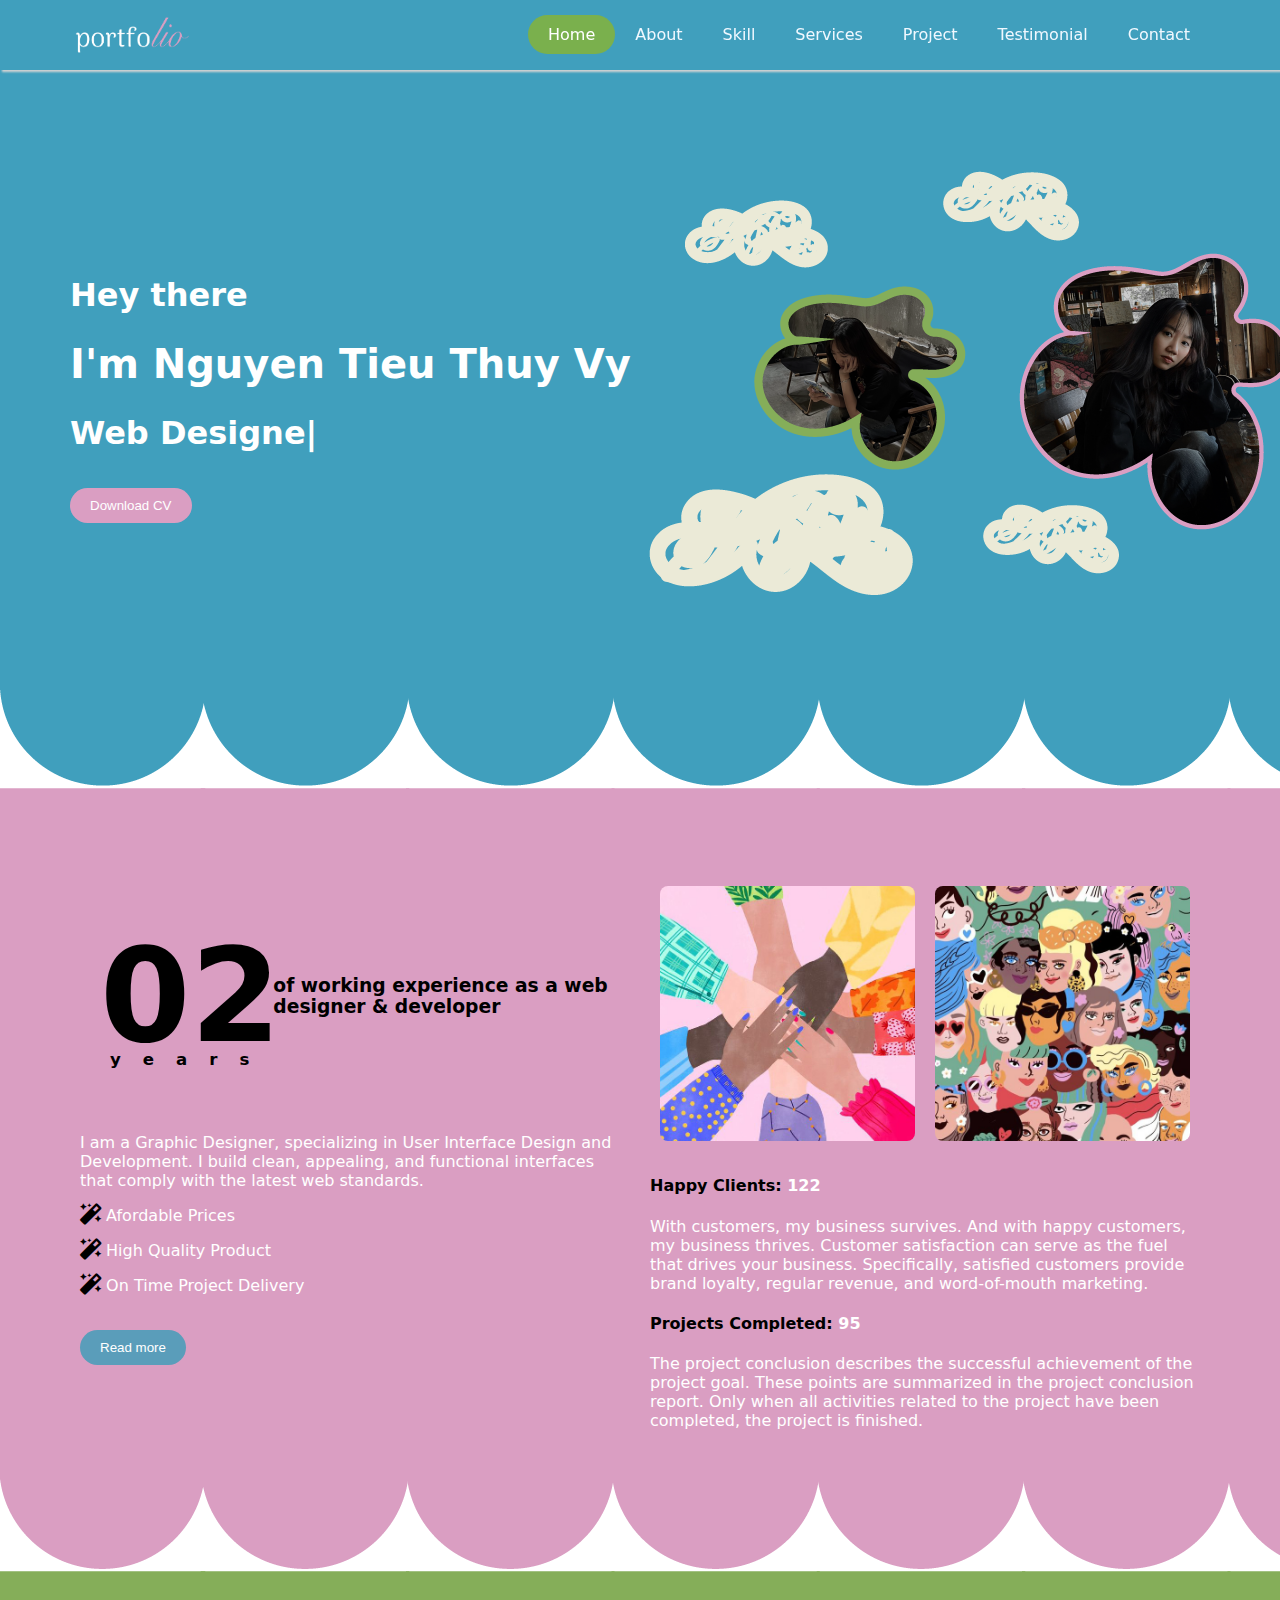
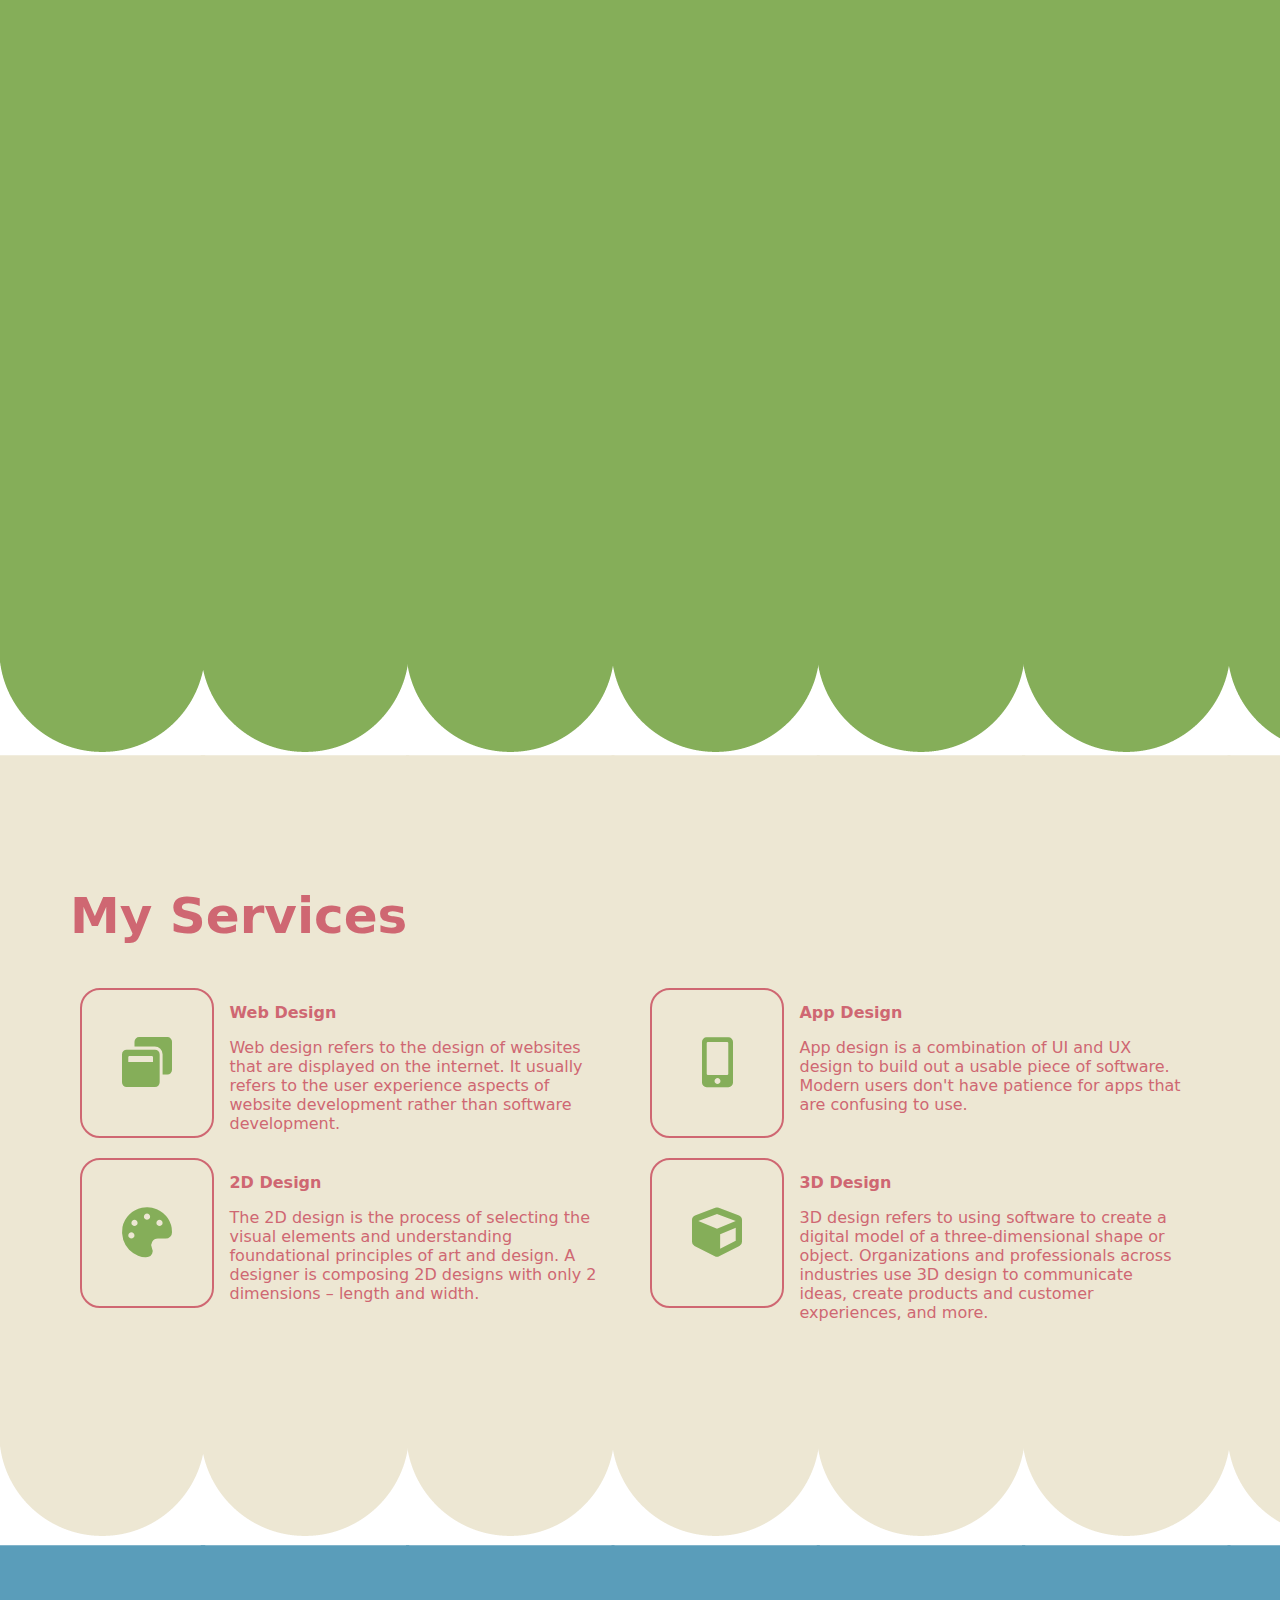
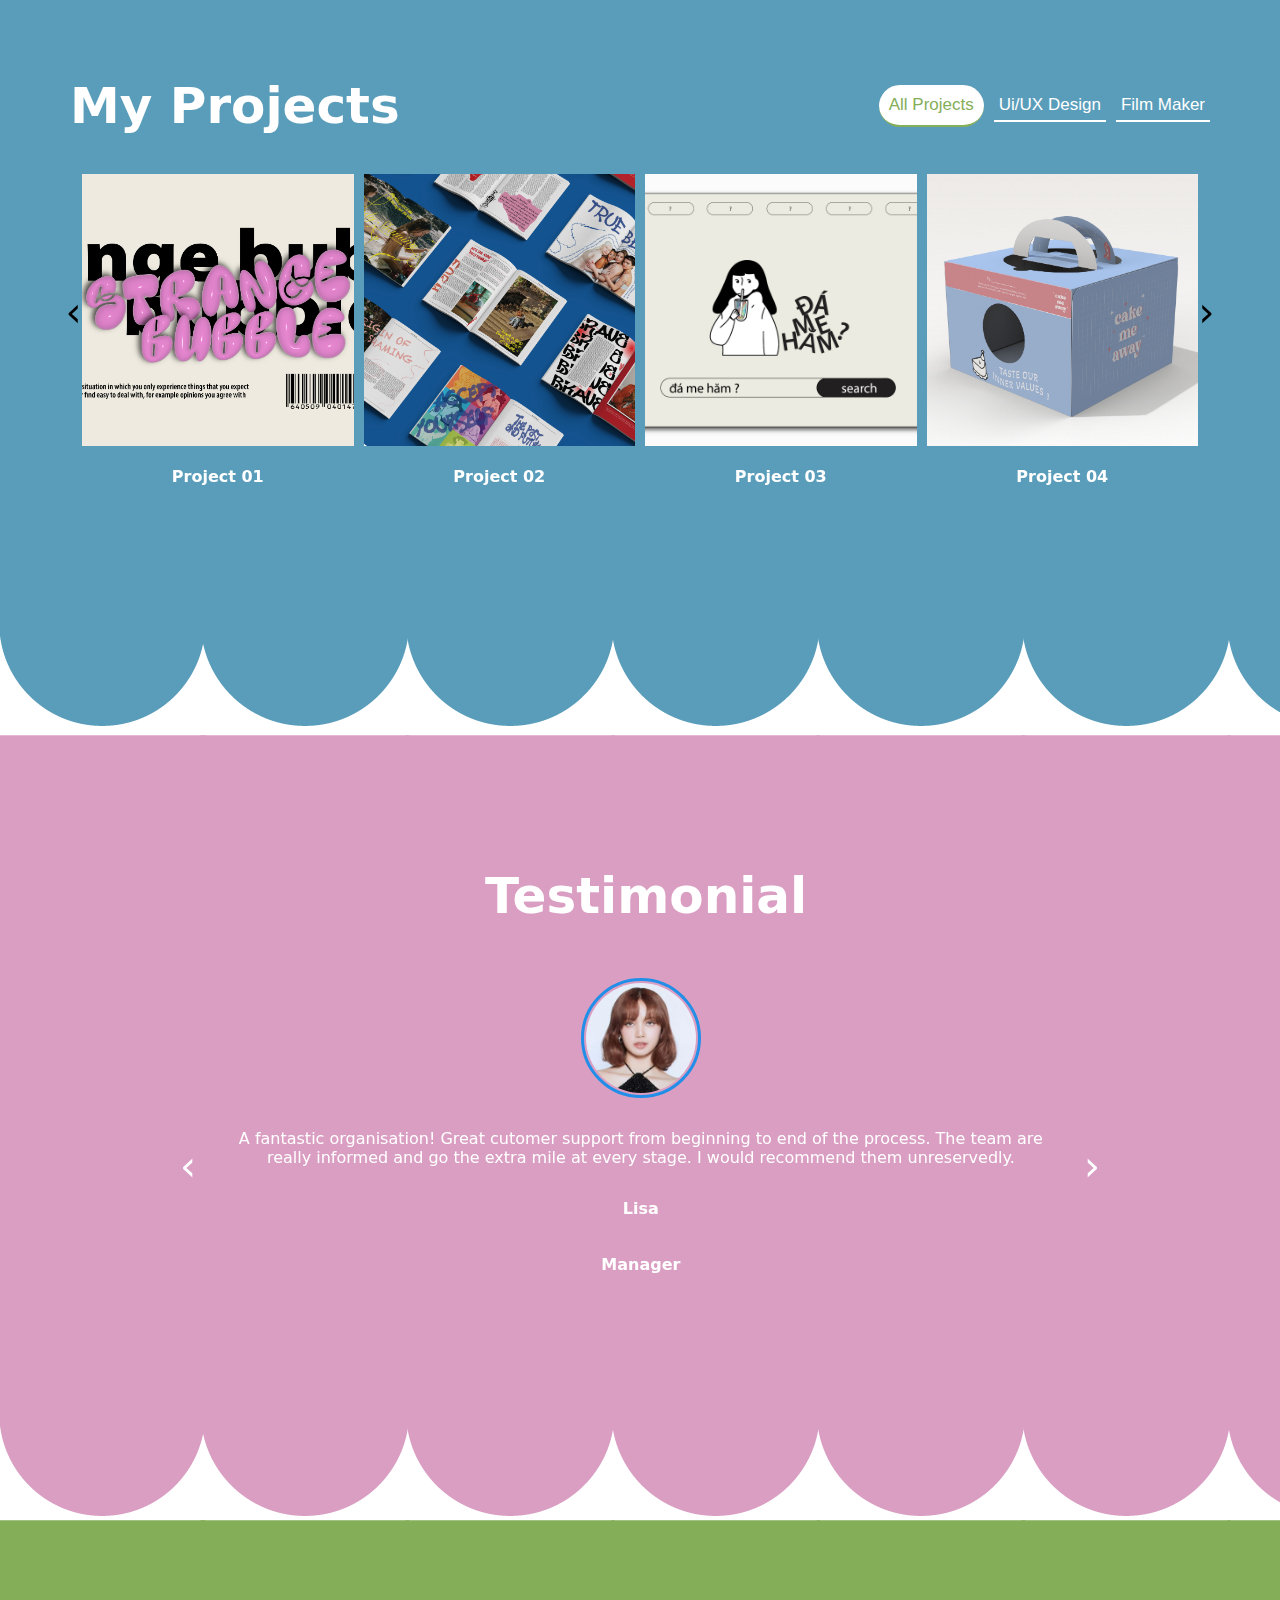
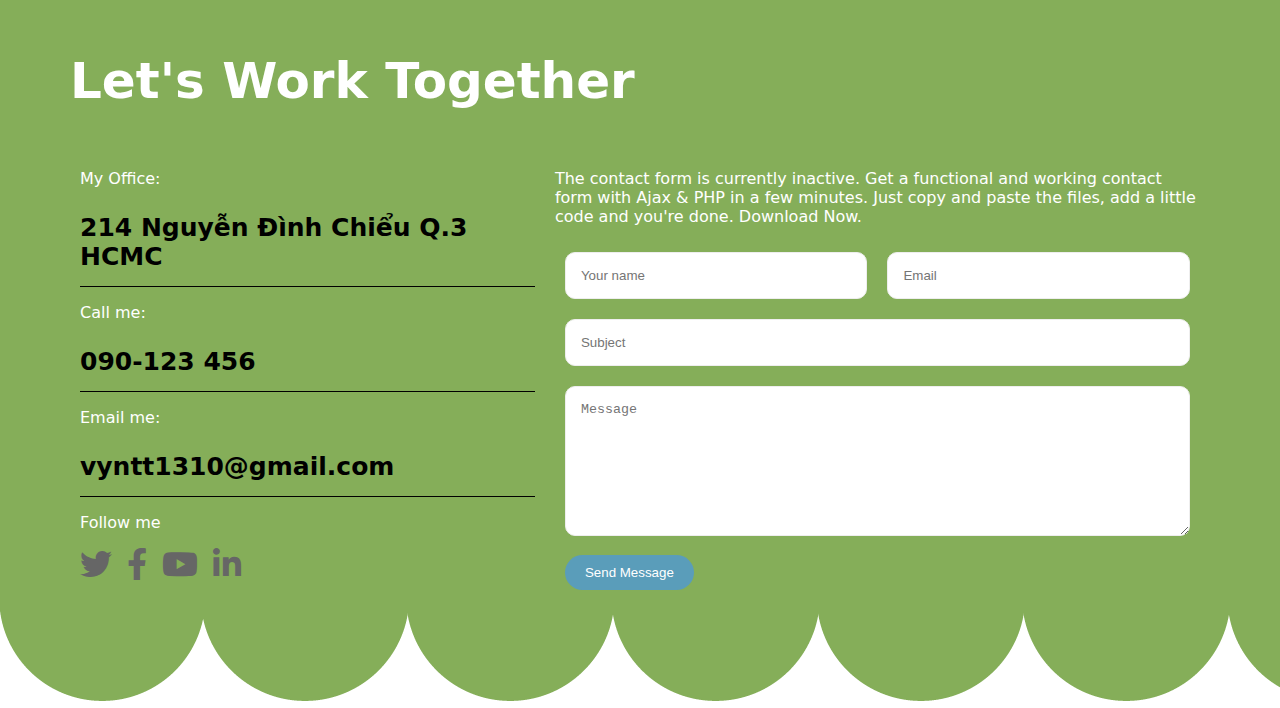
<file: index.html>
<!doctype html>
<html>
<head>
<meta charset="utf-8">
<title>Untitled Document</title>
<link rel="stylesheet" href="css/all.min.css">
<link rel="stylesheet" href="css/main.css">
<link rel="stylesheet" href="css/thu vien luoi.css">
<link rel="stylesheet" href="css/hover.css">
<link rel="stylesheet" href="css/jquery.fancybox.css">
<link rel="stylesheet" href="css/owl.carousel.css">
<link rel="stylesheet" href="css/owl.theme.default.css">
<link rel="stylesheet" href="css/animate.css">
<link rel="stylesheet" href="css/aos.css">
</head>

<body>
<div class="container-fluid">
<button type="button"
  class="btn btn-primary" id="btn-back-to-top"> <i class="fas fa-angle-up"></i> </button>
<header>
  <div class="container d-flex justify-content-between">
    <div class="logo"><div class="logo wow fad" data-wow-duratio="0.8s" data-wow-delay="0" data-wow-iteration="3" data-wow-offset="10"> <a href="#"><img src="img/logo-portfolio-01.png" alt=""></a></div></div>
    <div class="menu" id="main-menu">
      <ul>
        <li><a href="#home" class="menu-item active">Home</a></li>
        <li><a href="#about" class="menu-item">About</a></li>
        <li><a href="#skill" class="menu-item">Skill</a></li>
        <li><a href="#service" class="menu-item">Services</a></li>
        <li><a href="#project" class="menu-item">Project</a></li>
        <li><a href="#testimonial" class="menu-item">Testimonial</a></li>
        <li><a href="#contact" class="menu-item">Contact</a></li>
      </ul>
    </div>
  </div>
</header>
<section id="home" class="scrollspy wow slideInLeft" data-wow-duration="0.5s" data-wow-delay="0.5s" data-wow-iteration="1" data-wow-offset="10">
  <div class="container wow slideInDown" data-wow-duration="1s" data-wow-delay="1s" data-wow-iteration="1" data-wow-offset="10">
    <h1 class="pt-20">Hey there</h1>
    <h1 class="ten">I'm Nguyen Tieu Thuy Vy </h1>
    <h1><span class="element text-vang"></span></h1>
    <button type="button" class="btn-primary">Download CV</button>
  </div>
</section>
<section id="about" class="scrollspy">
  <div class="container">
    <div class="row">
      <div class="col-6 wow fadeInLeft" data-wow-duration="1s" data-wow-delay="0.3s" data-wow-iteration="1" data-wow-offset="10">
        <div class="row d-flex align-item">
          <div class="col-4">
            <div class="year"><br>
              <div class="so">02</div>
              <h5>years</h5>
            </div>
          </div>
          <div class="col-8">
            <h3 class="text-den">of working experience as a web designer & developer</h3>
          </div>
        </div>
        <p>I am a Graphic Designer,
specializing in User Interface
Design and Development. I build
clean, appealing, and functional
interfaces that comply with the
latest web standards.</p>
        <p> <i class="fas fa-magic fa-lg" style="color: black;"></i> Afordable Prices </p>
        <p> <i class="fas fa-magic fa-lg" style="color: black;"></i> High Quality Product</p>
        <p> <i class="fas fa-magic fa-lg" style="color: black;"></i> On Time Project Delivery</p> <br>
        <button type="button" class="btn-secondary">Read more</button>
      </div>
      <div class="col-6 wow fadeInRight" data-wow-duration="1s" data-wow-delay="0.5s" data-wow-iteration="1" data-wow-offset="10">
        <div class="row">
          <div class="col-6"><img src= "img/dd2429a3205c167f5bcb825bcc50ff21.jpeg" alt="" class="img-fluid bo-goc"></div>
          <div class="col-6"> <img src= "img/8f9f0983daf798bd93e4fa9da88734c5.jpeg" alt="" class="img-fluid bo-goc"> </div>
        </div>
        <h4 class="text-den">Happy Clients: <span class="counter text-do" data-counter-time="2000" data-counter-delay="10"> 122 </span> </h4>
        <p>With customers, my business survives. And with happy customers, my business thrives.

Customer satisfaction can serve as the fuel that drives your business. Specifically, satisfied customers provide brand loyalty, regular revenue, and word-of-mouth marketing.</p>
        <h4 class="text-den">Projects Completed: <span class="counter text-do" data-counter-time="1000" data-counter-delay="10"> 95 </span></h4>
        <p>The project conclusion describes the successful achievement of the project goal. These points are summarized in the project conclusion report. Only when all activities related to the project have been completed, the project is finished.</p>
      </div>
    </div>
  </div>
</section>
<section id="skill" class="scrollspy">
  <div class="container">
    <div class="row">
      <div class="col-6" data-aos="fade-right" data-aos-delay="300"
     data-aos-offset="0" data-aos-duration="1000">
        <h1 class="tieu-de hvr-underline-from-center">Skills & Experience</h1>
        <p>Here are my powerful personal skills, which are closely related to my characteristics or personal traits. They define the way I interact with other people in the workplace and are vital in most lines of work.</p>
        <h3 class="text-trang">My Skill</h3>  
		  <div class="row">
          <div class="col-6">
            <p class="d-flex justify-content-between mb-1"><strong>Html</strong> <strong>60%</strong></p>
            <div class="progress">
              <div class="bar" data-aos="fade-right" data-aos-delay="1000"
     data-aos-offset="0" data-aos-duration="1000" style="background-color: #5a9dba; width: 60%"></div>
            </div>
            <p class="d-flex justify-content-between mb-1"><b>App design</b> <b>80%</b></p>
            <div class="progress">
              <div class="bar" data-aos="fade-right" data-aos-delay="1000"
     data-aos-offset="0" data-aos-duration="1000" style="background-color: #CF6772;width: 80%"></div>
            </div>
            <p class="d-flex justify-content-between mb-1"><b>Web</b> <b>85%</b></p>
            <div class="progress">
              <div class="bar" data-aos="fade-right" data-aos-delay="1000"
     data-aos-offset="0" data-aos-duration="1000" style="background-color: #e5d170;width: 85%"></div>
            </div>
          </div>
          <div class="col-6">
            <p class="d-flex justify-content-between mb-1" ><b>Wordpress</b> <b>70%</b></p>
            <div class="progress">
              <div class="bar" data-aos="fade-right" data-aos-delay="1000"
     data-aos-offset="0" data-aos-duration="1000" style="background-color: #CF6772;width: 70%"></div>
            </div>
            <p class="d-flex justify-content-between mb-1"><b>Javascript</b> <b>65%</b></p>
            <div class="progress">
              <div class="bar" data-aos="fade-right" data-aos-delay="1000"
     data-aos-offset="0" data-aos-duration="1000" style="background-color: #e5d170;width: 65%"></div>
            </div>
            <p class="d-flex justify-content-between mb-1"><b>Css</b> <b>75%</b></p>
            <div class="progress">
              <div class="bar" data-aos="fade-right" data-aos-delay="1000"
     data-aos-offset="0" data-aos-duration="1000" style="background-color: #5a9dba;width: 75%"></div>
            </div>
          </div>
        </div>
      </div>
      <div class="col-6" data-aos="fade-left" data-aos-delay="300"
     data-aos-offset="0" data-aos-duration="1000">
        <div class="tab">
          <button class="tablinks" onclick="openCity(event, 'experience')" id="defaultOpen">Experience</button>
          <button class="tablinks" onclick="openCity(event, 'education')">Education</button>
        </div>
        <div id="experience" class="tabcontent">
          <div class="row">
            <div class="col-6">
              <h4 class="text-hong">Sale</h4>
              <p>2021 - 2022</p>
              <p>ABC Company</p>
              <h4 class="text-xanh">Marketing</h4>
              <p>2021 - 2022</p>
              <p>ABC Company</p>
            </div>
            <div class="col-6">
              <h4 class="text-xanh">App Designer</h4>
              <p>2021 - 2022</p>
              <p>ABC Company</p>
              <h4 class="text-hong">Wordpress</h4>
              <p>2021 - 2022</p>
              <p>ABC Company</p>
            </div>
          </div>
        </div>
        <div id="education" class="tabcontent">
          <div class="row">
            <div class="col-6">
              <h4 class="text-den">HTML</h4>
              <p>2021 - 2022</p>
              <p>Arena Multimedia</p>
              <h4 class="text-den">Film Maker</h4>
              <p>2021 - 2022</p>
              <p>Arena Multimedia</p>
            </div>
            <div class="col-6">
              <h4 class="text-den">Web Designer</h4>
              <p>2021 - 2022</p>
              <p>Arena Multimedia</p>
              <h4 class="text-den">Wordpress</h4>
              <p>2021 - 2022</p>
              <p>Arena Multimedia</p>
            </div>
          </div>
        </div>
      </div>
    </div>
  </div>
</section>
<section id="service" class="scrollspy">
  <div class="container">
    <h1 class="tieu-dee hvr-underline-from-center">My Services</h1>
    <div class="row">
      <div class="col-6">
        <div class="service">
          <div class="service-icon"> <i class="fas fa-window-restore fa-lg" style="color: #85AE59;"></i> </div>
          <div class="service-text"> <b>Web Design</b>
            <p>Web design refers to the design of websites that are displayed on the internet. It usually refers to the user experience aspects of website development rather than software development. </p>
          </div>
        </div>
      </div>
      <div class="col-6">
        <div class="service">
          <div class="service-icon"> <i class="fas fa-mobile-alt fa-lg" style="color: #85AE59;"></i> </div>
          <div class="service-text"> <b>App Design</b>
            <p>App design is a combination of UI and UX design to build out a usable piece of software. Modern users don't have patience for apps that are confusing to use. </p>
          </div>
        </div>
      </div>
      <div class="col-6">
        <div class="service">
          <div class="service-icon"> <i class="fas fa-palette fa-lg" style="color: #85AE59;"></i> </div>
          <div class="service-text "> <b>2D Design</b>
            <p>The 2D design is the process of selecting the visual elements and understanding foundational principles of art and design. A designer is composing 2D designs with only 2 dimensions – length and width.</p>
          </div>
        </div>
      </div>
      <div class="col-6">
        <div class="service">
          <div class="service-icon"> <i class="fas fa-cube fa-lg" style="color: #85AE59;"></i> </div>
          <div class="service-text"> <b>3D Design</b>
            <p>3D design refers to using software to create a digital model of a three-dimensional shape or object. Organizations and professionals across industries use 3D design to communicate ideas, create products and customer experiences, and more.</p>
          </div>
        </div>
      </div>
    </div>
  </div>
</section>
<section id="project" class="scrollspy">
  <div class="container">
    <div class="d-flex justify-content-between align-item">
      <h1 class="tieu-de hvr-underline-from-center">My Projects</h1>
      <div class="tab2">
        <button class="tablinks2" onclick="openCity2(event, 'all')" id="defaultOpen2">All Projects</button>
        <button class="tablinks2" onclick="openCity2(event, 'ui')">Ui/UX Design</button>
        <button class="tablinks2" onclick="openCity2(event, 'clip')">Film Maker</button>
      </div>
    </div>
    <div id="all" class="tabcontent2">
      <div class="owl-carousel owl-theme" id="gallery" >
        <div class="item"> <a href= "img/(1).jpg" data-fancybox="images" data-caption="Hinh 01" > <img src= "img/(1).jpg" class="img-fluid" /> </a>
          <h4 class="text-center">Project 01</h4>
        </div>
        <div class="item"> <a href= "img/(2).jpg" data-fancybox="images" data-caption="Hinh 01" > <img src= "img/(2).jpg" class="img-fluid" /> </a>
          <h4 class="text-center">Project 02</h4>
        </div>
        <div class="item"> <a href= "img/(5).jpg" data-fancybox="images" data-caption="Hinh 01" > <img src= "img/(3).jpg" class="img-fluid" /> </a>
          <h4 class="text-center">Project 03</h4>
        </div>
        <div class="item"> <a data-fancybox="images" data-width="1280" data-height="720" href= "img/production_id_5151847 (720p).mp4"> <img src= "img/(6).jpg" alt="" class="img-fluid"> </a>
          <h4 class="text-center">Project 04</h4>
        </div>
        <div class="item"> <a data-fancybox="images" data-width="1280" data-height="720" href= "img/pexels-artem-podrez-6824325 (2160p).mp4"> <img src= "img/(7).jpg" alt="" class="img-fluid"> </a>
          <h4 class="text-center">Project 05</h4>
        </div>
        <div class="item"> <a data-fancybox="images" data-width="1280" data-height="720" href= "img/pexels-george-morina-5688492 (1080p).mp4"> <img src= "img/(5).jpg" alt="" class="img-fluid"> </a>
          <h4 class="text-center">Clip 03</h4>
        </div>
      </div>
    </div>
    <div id="ui" class="tabcontent2">
      <div class="row">
        <div class="col-4"> <a href= "img/(5).jpg" data-fancybox="image" data-caption="Hinh 01" > <img src= "img/(5).jpg" class="img-fluid" /> </a>
          <h4 class="text-center">Quang cao 01</h4>
        </div>
        <div class="col-4"> <a href= "img/(8).jpg" data-fancybox="image" data-caption="chú thích cho ảnh 02" > <img src= "img/(8).jpg" class="img-fluid" /> </a>
          <h4 class="text-center">Quang cao 02</h4>
        </div>
        <div class="col-4"> <a href= "img/(2).jpg" data-fancybox="image" data-caption="chú thích cho ảnh 03" > <img src= "img/(2).jpg" class="img-fluid" /> </a>
          <h4 class="text-center">Quang cao 03</h4>
        </div>
      </div>
    </div>
    <div id="clip" class="tabcontent2">
      <div class="row">
        <div class="col-4"> <a data-fancybox data-width="1280" data-height="720" href= "img/production_id_5151847 (720p).mp4"> <img src= "img/(1).jpg" alt="" class="img-fluid"> </a> </div>
        <div class="col-4"> <a data-fancybox data-width="1280" data-height="720" href= "img/pexels-artem-podrez-6824325 (2160p).mp4"> <img src= "img/(7).jpg" alt="" class="img-fluid"> </a> </div>
        <div class="col-4"> <a data-fancybox data-width="1280" data-height="720" href= "img/pexels-george-morina-5688492 (1080p).mp4"> <img src= "img/(5).jpg" alt="" class="img-fluid"> </a> </div>
      </div>
    </div>
  </div>
</section>
<section id="testimonial" class="scrollspy">
  <div class="container">
    <h1 class="tieu-deee hvr-underline-from-center">Testimonial</h1>
    <div class="row d-flex justify-content-center">
      <div class="col-10">
        <div class="owl-carousel owl-theme" id="cam-nhan">
          <div class="item">
            <div class="client"> <img src= "img/C1.jpg" alt="" class="vien">
              <p class="pt-15">A fantastic organisation! Great cutomer support from beginning to end of the process. The team are really informed and go the extra mile at every stage. I would recommend them unreservedly.</p>
              <p><b>Lisa</b></p>
              <h4>Manager</h4>
            </div>
          </div>
          <div class="item">
            <div class="client"> <img src= "img/C2.jpg" alt="" class="vien">
              <p class="pt-15">Great service, efficient communication and a really easy way to get a mortgage with lots of help and support to get the right deal.</p>
              <p><b>Jenny</b></p>
              <h4>Lawyer</h4>
            </div>
          </div>
          <div class="item">
            <div class="client"> <img src= "img/C3.jpg" alt="" class="vien">
              <p class="pt-15">We were provided excellent customer service. All responses were prompt and professional. Clearly, the upfront statement on our policy stated it was limited which told us that our preliminary research was not well thought out.</p>
              <p><b>Rose</b></p>
              <h4>Doctor</h4>
            </div>
          </div>
        </div>
      </div>
    </div>
  </div>
</section>
<section id="contact" class="scrollspy">
  <div class="container">
    <h1 class="tieu-de hvr-underline-from-center">Let's Work Together</h1>
    <div class="row">
      <div class="col-5">
        <p>My Office:</p>
        <p class="text-den f-25 chan">214 Nguyễn Đình Chiểu Q.3 HCMC</p>
        <p>Call me:</p>
        <p class="text-den f-25 chan">090-123 456</p>
        <p>Email me:</p>
        <p class="text-den f-25 chan"> vyntt1310@gmail.com</p>
        <p>Follow me</p>
        <a href="#"><i class="fab fa-twitter fa-2x mr-10"></i></a> <a href="#"><i class="fab fa-facebook-f fa-2x mr-10"></i></a> <a href="#"><i class="fab fa-youtube fa-2x mr-10"></i></a> <a href="#"><i class="fab fa-linkedin-in fa-2x"></i></a> </div>
      <div class="col-7">
        <p>The contact form is currently inactive. Get a functional and working contact form with Ajax & PHP in a few minutes. Just copy and paste the files, add a little code and you're done. Download Now.</p>
        <form>
          <div class="row">
            <div class="col-6">
              <input type="text" placeholder="Your name" class="form-control">
            </div>
            <div class="col-6">
              <input type="email" placeholder="Email" class="form-control">
            </div>
            <div class="col-12">
              <input type="text" placeholder="Subject" class="form-control">
            </div>
            <div class="col-12">
              <textarea placeholder="Message" class="form-control" style="height: 150px; margin-bottom: 15px"></textarea>
              <button type="submit" class="btn-secondary ">Send Message</button>
            </div>
          </div>
        </form>
      </div>
    </div>
  </div>
</section></div>
<script src="js/jquery-3.6.0.min.js"></script> 
<script src="js/typed.js"></script> 
<script src="js/typing-control.js"></script> 
<script src="js/simple-scrollspy.min.js"></script> 
<script src="js/simple-scrollspy.js"></script> 
<script src="js/jquery.waypoints.min.js"></script> 
<script src="js/jquery.countup.js"></script> 
<script src="js/backtotop.js"></script> 
<script src="js/tab.js"></script> 
<script src="js/jquery.fancybox.min.js"></script> 
<script src="js/owl.carousel.js"></script> 
<script src="js/control-slider.js"></script>
<script src="js/wow.js"></script>
<script src="js/aos.js"></script>
<script src="js/custom-wow.js"></script>
</body>
</html>
</file>
<file: css/main.css>
@charset "utf-8";
/* CSS Document */
body{
	font-family: Segoe, "Segoe UI", "DejaVu Sans", "Trebuchet MS", Verdana, "sans-serif";font-size: 16px;color: white;margin: 0;
}
header{
	width: 100%;height: 70px;background-color: #409fbd;box-shadow: 2px 2px 2px lightgray;position: fixed;left: 0;top: 0;z-index: 100
}
.container-fluid{
	width: 100%;
	padding-top: 5px;
	background-color: white;
}
.logo img{
	width: 125px;
	padding: 5px
}
.menu{
	padding-top: 25px
}
.menu ul{
	margin: 0;padding: 0;list-style: none;display: flex
}
.menu ul li a{
	padding: 10px 20px;border-radius: 20px;
	color: aliceblue;
}
.menu ul li a:hover{
	background-color: white;color: #7ab04d; 
}
.menu ul li a.active{
	background-color: #7ab04d; color: white;
}
#home{
	width: 100%;min-height: 781px;padding-top: 100px;background: url("../img/bg-blue-01.png");background-repeat: no-repeat;background-position: left top, right bottom;
}
.ten{
	font-size: 40px;color: white
}
#about{
	width: 100%;min-height: 783px;padding-top: 80px; background: url( "../img/bg-pink-01.png");background-repeat: no-repeat;background-position: left top, right bottom;
}
#about .year{
	width: 100%;color: black;padding: 10px; font-size: 20px
}
#about .so{
	height: 130px;font-size: 130px;font-weight: bold; color:black;
}
#about .year h5{
	margin-top: 0;letter-spacing: 22px;padding-left: 10px; 
}
#skill{
	width: 100%;min-height: 784px;padding-top: 90px; background: url("../img/bg-green-01.png")
}
.progress{
	width: 100%;height: 7px;line-height: 7px;background-color:#DCDCDC;border-radius: 10px; overflow: hidden
}
.bar{
	height: 7px;border-radius: 10px;color: white
}
#service{
	width: 100%;min-height: 790px;padding-top: 100px; background: url( "../img/bg-be-01.png")
}
#service .service{
	width: 100%;min-height: 150px;display: flex
}
#service .service-icon{
	height: 150px;width: 180px;border: 2px solid #CF6772; border-radius: 20px; display: flex;justify-content: center;align-items: center
}
#service .service-icon i{
	font-size: 50px;transition: all 0.5s
}
#service .service:hover .service-icon i{
	font-size: 65px
}
#service .service:hover .service-icon img{
	width: 70px; 
}
#service .service-text{
	width: 100%;height: 150px;padding: 15px;transition:  all 0.8s; border-radius: 30px; color: #CF6772
}
#service .service:hover .service-text{
	background-color: #CF6772;color: white; border-radius: 20px
}

#project{
	width: 100%;min-height: 790px;padding-top: 100px; background: url( "../img/bg-bl-01.png")
}
/* Style the tab */
#project .tab2 {
  overflow: hidden;
}
/* Style the buttons inside the tab */
#project .tab2 button {
background: none;
  border: none;
  outline: none;
  cursor: pointer;
  padding: 5px;
  transition: 0.3s;
  font-size: 17px;
	border-bottom: 2px solid #ffffff;margin-left: 5px;color:#ffffff
}
/* Change background color of buttons on hover */
#project .tab2 button:hover {
 color: #CF6772;border-bottom: 2px solid #CF6772; border-radius: 25px; background: white; padding: 10px
}
/* Create an active/current tablink class */
#project .tab2 button.active {
color: #85AE59;border-bottom: 2px solid #85AE59; border-radius: 25px; background: white; padding: 10px 
}

/* Style the tab content */
#project .tabcontent2 {
  display: none;
  padding: 6px 12px;
  border-top: none;
}

#gallery .owl-nav { position:absolute; left:0px; top:30%; width:100%; }
#gallery .owl-nav [class*='owl-'] {
	font-size:40px;  color: black;width: 40px; 
}

#gallery .owl-nav .owl-next{ position:absolute; right:-3%;}
#gallery .owl-nav .owl-prev{ position:absolute; left:-3%;}
#gallery .owl-nav [class*='owl-']:hover {
      background:none;
      color:#F38889;
      text-decoration: none; 
}

#testimonial{
	width: 100%;min-height: 785px;padding-top: 100px;background: url("../img/bg-pink-01.png");
}
#testimonial .client{
	text-align: center;display: flex;flex-direction: column;justify-content: center;align-items: center;padding: 10px 40px
}
#testimonial .client img{
	width: 120px;height:120px;border-radius: 50%
}
.vien{
	border: 3px solid #218EE8;padding: 2px;
}
#cam-nhan .owl-nav { position:absolute; left:0px; top:45%; width:100%; }
#cam-nhan .owl-nav [class*='owl-'] {
	font-size:40px; /*background:rgba(255,255,255,.5);border:1px solid #fff; */ color: #fff
}

#cam-nhan .owl-nav .owl-next{ position:absolute; right:0%;}
#cam-nhan .owl-nav .owl-prev{ position:absolute; left:0%;}
#cam-nhan .owl-nav [class*='owl-']:hover {
      background:none;border: none;
      color:#F45A85;
      text-decoration: none; }

#contact{
	width: 100%;min-height: 790px;padding-top: 100px; background: url("../img/bg-green-01.png")
}
#btn-back-to-top {
  position: fixed;
  bottom: 20px;
  right: 20px;
  display: none;
}
.text-vang{
	color: white
}
.text-hong{
	color: #CF6772;
	font-size: 25px
}
.text-xanh{
	color: #5a9dba;
	font-size: 25px
}
.text-den{
   color:black;
}
.text-trang{
	color:white;
	font-size: 40px;
}
.bo-goc{
	border-radius: 8px
}
.text-do{
	color: white;
}
.tieu-de{
	font-size: 50px;color: white
}
.tieu-dee{
	font-size: 50px;color: #CF6772
}
.tieu-deee {
	font-size: 50px;color: white; align-content: center; justify-content: center; margin-left: 415px
}
/*===tab html css===*/
/* Style the tab */
.tab {
  overflow: hidden;
  border: 1px solid #9108F8;
  border-radius: 7px;display: flex;padding: 4px;
}
/* Style the buttons inside the tab */
.tab button {
 width: 50%;
  border: none;
  outline: none;
  cursor: pointer;
  padding: 14px 16px;
  transition: 0.3s;
  font-size: 17px;
background: none;
}
/* Change background color of buttons on hover */
.tab button:hover {
  background-color: #5a9dba;color: white;border-radius: 7px
}
/* Create an active/current tablink class */
.tab button.active {
   background-color: #CF6772;color: white;border-radius:7px
}
.tablinks {
	color: white
}

.tab{
	border: #ffffff;
}
/* Style the tab content */
.tabcontent {
  display: none;
  padding: 6px 12px;
  border-top: none;
}
.chan{
	border-bottom: 1px solid #000000;padding-bottom: 15px;margin-bottom: 15px
}
.f-25{
	font-size: 25px;font-weight: bold
}

.tablinks2 button {
 width: 50%;
  border: none;
  outline: none;
  cursor: pointer;
  padding: 14px 16px;
  transition: 0.3s;
  font-size: 17px;
background: none;
}
/* Change background color of buttons on hover */
.tablinks2 button:hover {
  background-color: #5a9dba;color: white;border-radius: 7px
}
/* Create an active/current tablink class */
.tablinks2 button.active {
   background-color: #CF6772;color: white;border-radius:7px
}
</file>
<file: css/thu vien luoi.css>
@charset "utf-8";
/* CSS Document */
* {  box-sizing: border-box;}
.container{ width: 1140px;margin: auto}
.col-1 {width: 8.33%;}
.col-2 {width: 16.66%;}
.col-3 {width: 25%;}
.col-4 {width: 33.33%;}
.col-5 {width: 41.66%;}
.col-6 {width: 50%;}
.col-7 {width: 58.33%;}
.col-8 {width: 66.66%;}
.col-9 {width: 75%;}
.col-10 {width: 83.33%;}
.col-11 {width: 91.66%;}
.col-12 {width: 100%;}
[class*="col-"] {
  float: left;
  padding: 10px;
	}
.row::after {
  content: "";
  clear: both;
  display: table;
}
/*-------------- THU VIEN STYLE KIEU FLEX---------------*/
.d-flex{ display: flex}
.justify-content-center{justify-content:center}
.justify-content-start{justify-content:flex-start}
.justify-content-end{justify-content: flex-end}
.justify-content-around{justify-content:space-around}
.justify-content-between{justify-content:space-between}
.verticle-center-flex{ align-items: center}
.verticle-top-flex{ align-items:flex-start}
.verticle-bottom-flex{ align-items:flex-end}
.verticle-stretch-flex{   align-items: stretch}
.align-item{align-items: center}
.flex-wrap{flex-wrap: wrap}
.flex-nowrap{flex-wrap: nowrap}
.flex-direction-column{ flex-direction: column}
.flex-direction-thuan{ flex-direction: row}
.flex-direction-nguoc{ flex-direction: row-reverse}
/*-----------------------------------*/
/* -------màu text mặc định cho text có link--chữ màu xám đen/ khi hover có màu cam---------*/
a{ color: #666; text-decoration: none}
a:hover{color: #F2C94C}

/*------------style hệ thống màu chính (xanh-primary)-------*/
.bg-primary{ background: #056CB6}
.text-primary{ color: #056CB6}
.btn-primary{background:#da9ec2; padding: 10px 20px; border: none; color: #fff; cursor: pointer;border-radius: 20px; margin-top: 15px}
.btn-primary:hover{background:#FFFFFF;border: 1px solid #da9ec2;color:#da9ec2 }
/* ------------hệ thống màu phụ (cam/secondary)------------*/
.bg-secondary{background: #F2C94C}
.text-secondary{ color: #F2C94C}
.btn-secondary{background: #5a9dba; padding: 10px 20px;border: none; color: white; cursor: pointer;transition-duration: 0.5s;border-radius: 25px}
.btn-secondary:hover{background:white;color: #5a9dba;border: solid #5A9DBA;box-shadow: in#5A9DBA 0 0 #ffffff; }
/* ------------hệ thống màu trắng (cho các box và text cần màu trắng trong thiết kế)------------*/
.bg-light{ background: #fff}
.text-light{ color:#fff}


.float-left{ float: left}
.float-right{ float:right}
.text-right{ text-align: right}
.text-center{ text-align: center}

.p-0{padding:7px}.pt-15{padding-top: 15px}.mb-1{margin-bottom: -1px}.pt-0{padding-top: 0px}
.px-20{padding: 0 20px}.pt-30{padding-top: 280px}.pb-0{padding-bottom: 0px}
.p-20{padding: 25px}
.mt-10{margin-top: 15px}
.mx-0{margin: 0 auto}
.p-15{padding: 15px}.pt-20{padding-top: 150px}
.py-20{padding: 20px 0}
.py-40{padding: 40px 0}
.mr-10{ margin-right: 10px}.ml-10{ margin-left: 10px}.mb-15{margin-bottom: 15px}
.pr-10{ padding-right: 10px}.pl-10{ padding-left: 10px}
.py-10{ padding: 10px 0}.px-10{ padding: 0 10px}
.my-10{ margin: 10px 0} .mx-10{ margin: 0 10px}
/*-----------------------------*/
.border-bottom-secondary{ border-bottom: 1px solid #F2C94C; padding-left: 5px}
.border-bottom-primary{ border-bottom-color: 1px solid #056CB6;}
/*------------------------*/
.img-fluid{max-width: 100%; height: auto}
.img-rounded{ border-radius: 50%}
.w-100{ width: 100%}
.form-control{ width: 100%; border: 1px solid #eee; padding: 15px;border-radius: 10px}

.mot-hang{display: inline}
html{
	scroll-behavior: smooth
}

section{padding:30px 0}
</file>
